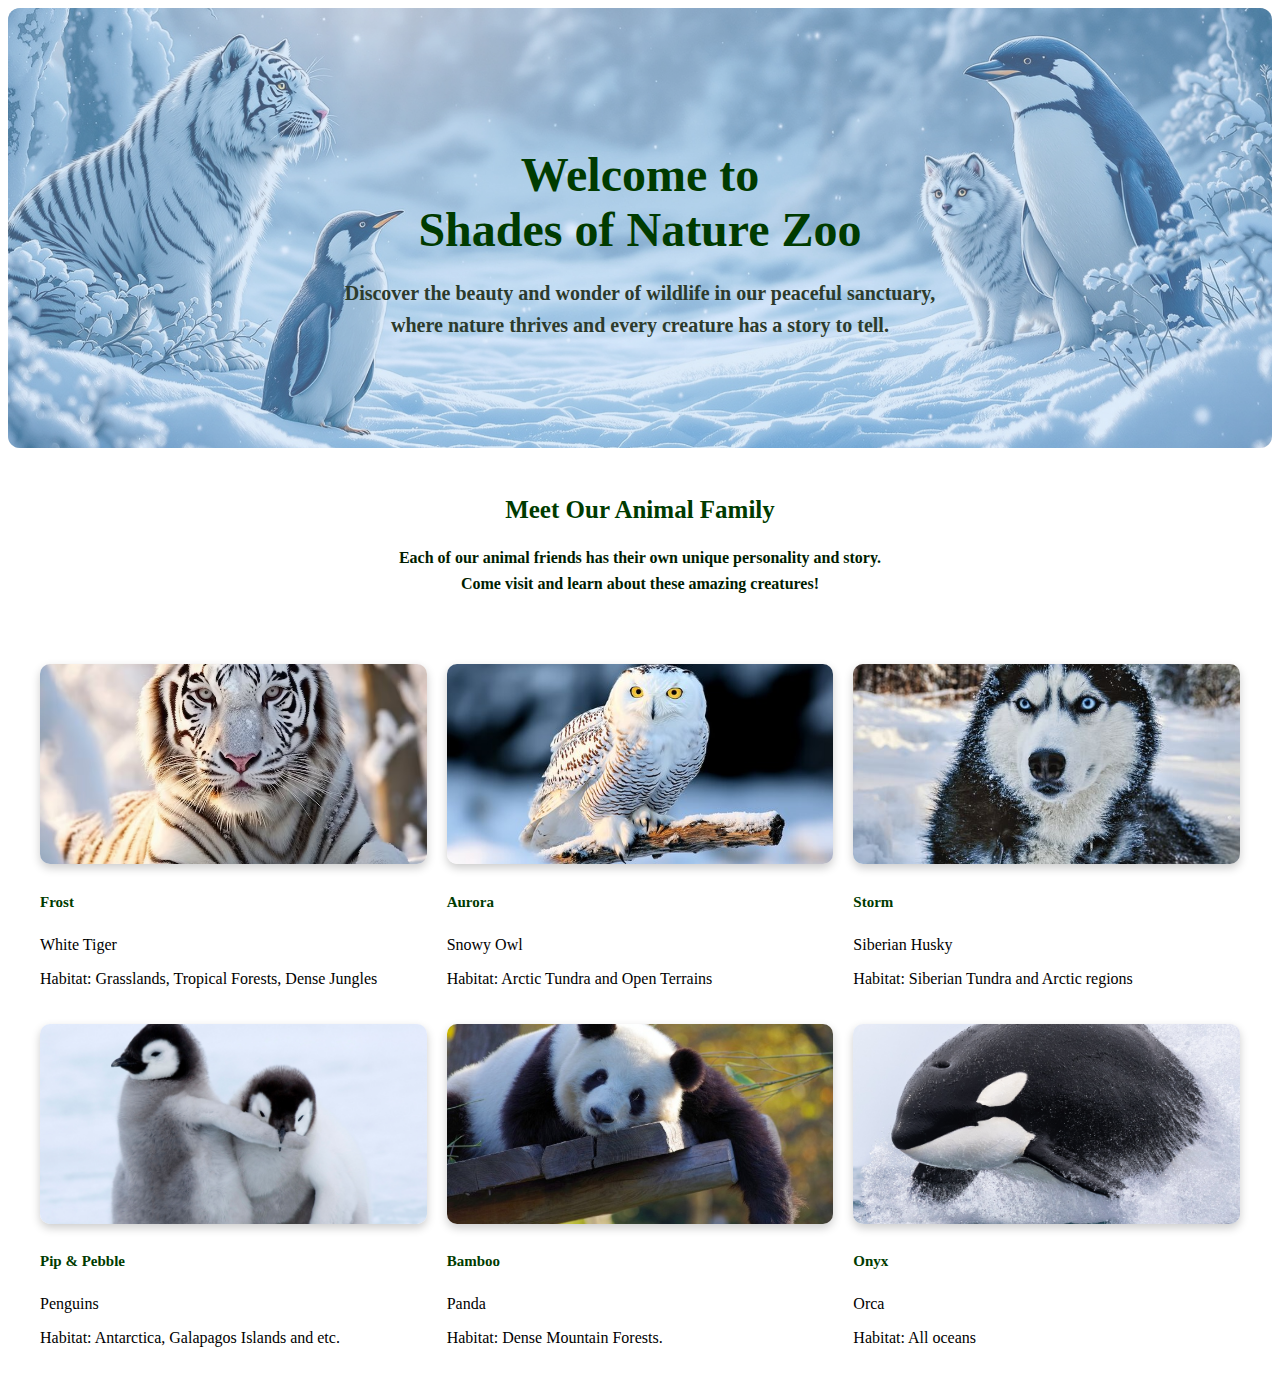
<file: index.html>
<!DOCTYPE html>
<html>
    <head>
        <title>Shades of Nature Zoo</title>
        <link href = "../css/styles.css" rel = "stylesheet">
    </head>

    <body>
        <section class="hero">
            <div class="hero-overlay"></div>
            <div class="hero-text">
              <h1>
                <span>Welcome to</span><br>
                <span>Shades of Nature Zoo</span>
              </h1>
              <h3>
                <span>Discover the beauty and wonder of wildlife in our peaceful sanctuary,</span><br>
                <span>where nature thrives and every creature has a story to tell.</span>
              </h3>
            </div>
        </section>
          
        <h2>Meet Our Animal Family</h2>
        <h4>
            <span>Each of our animal friends has their own unique personality and story.</span><br>
            <span>Come visit and learn about these amazing creatures!</span>
        </h4>
    
        <div class="animal-gallery">
            <!--Animal Card 1 -->
            <div class="animal-card">
                <a href="animals/white-tiger.html">
                    <img src="../assets/images/white-tiger.jpg" alt="Frost the White Tiger" width="300">
                </a>
                <h5>Frost</h5>
                <p>White Tiger</p>
                <p>Habitat: Grasslands, Tropical Forests, Dense Jungles</p>
            </div>

            <!--Animal Card 2 -->
            <div class="animal-card">
                <a href="animals/snowy-owl.html">
                    <img src="../assets/images/snowy-owl.jpg" alt="Aurora the Snowy Owl" width="300">
                </a>
                <h5>Aurora</h5>
                <p>Snowy Owl</p>
                <p>Habitat: Arctic Tundra and Open Terrains</p>
            </div>

            <!--Animal Card 3 -->
            <div class="animal-card">
                <a href="animals/siberian-husky.html">
                    <img src="../assets/images/siberian-husky.jpg" alt="Storm the Siberian Husky" width="300">
                </a>
                <h5>Storm</h5>
                <p>Siberian Husky</p>
                <p>Habitat: Siberian Tundra and Arctic regions</p>
            </div>

            <!--Animal Card 4 -->
            <div class="animal-card">
                <a href="animals/penguin.html">
                    <img src="../assets/images/penguin.jpg" alt="Pip & Pebble the Penguins" width="300">
                </a>
                <h5>Pip & Pebble</h5>
                <p>Penguins</p>
                <p>Habitat: Antarctica, Galapagos Islands and etc.</p>
            </div>

            <!--Animal Card 5 -->
            <div class="animal-card">
                <a href="animals/panda.html">
                    <img src="../assets/images/panda.jpg" alt="Bamboo the Panda" width="300">
                </a>
                <h5>Bamboo</h5>
                <p>Panda</p>
                <p>Habitat: Dense Mountain Forests.</p>
            </div>

            <!--Animal Card 6 -->
            <div class="animal-card">
                <a href="animals/orca.html">
                    <img src="../assets/images/orca.png" alt="Onyx the Orca" width="300">
                </a>
                <h5>Onyx</h5>
                <p>Orca</p>
                <p>Habitat: All oceans</p>
            </div>

            


        </div>
    
    
    
    
    
    
    
    
    
    </body>



</html>
</file>
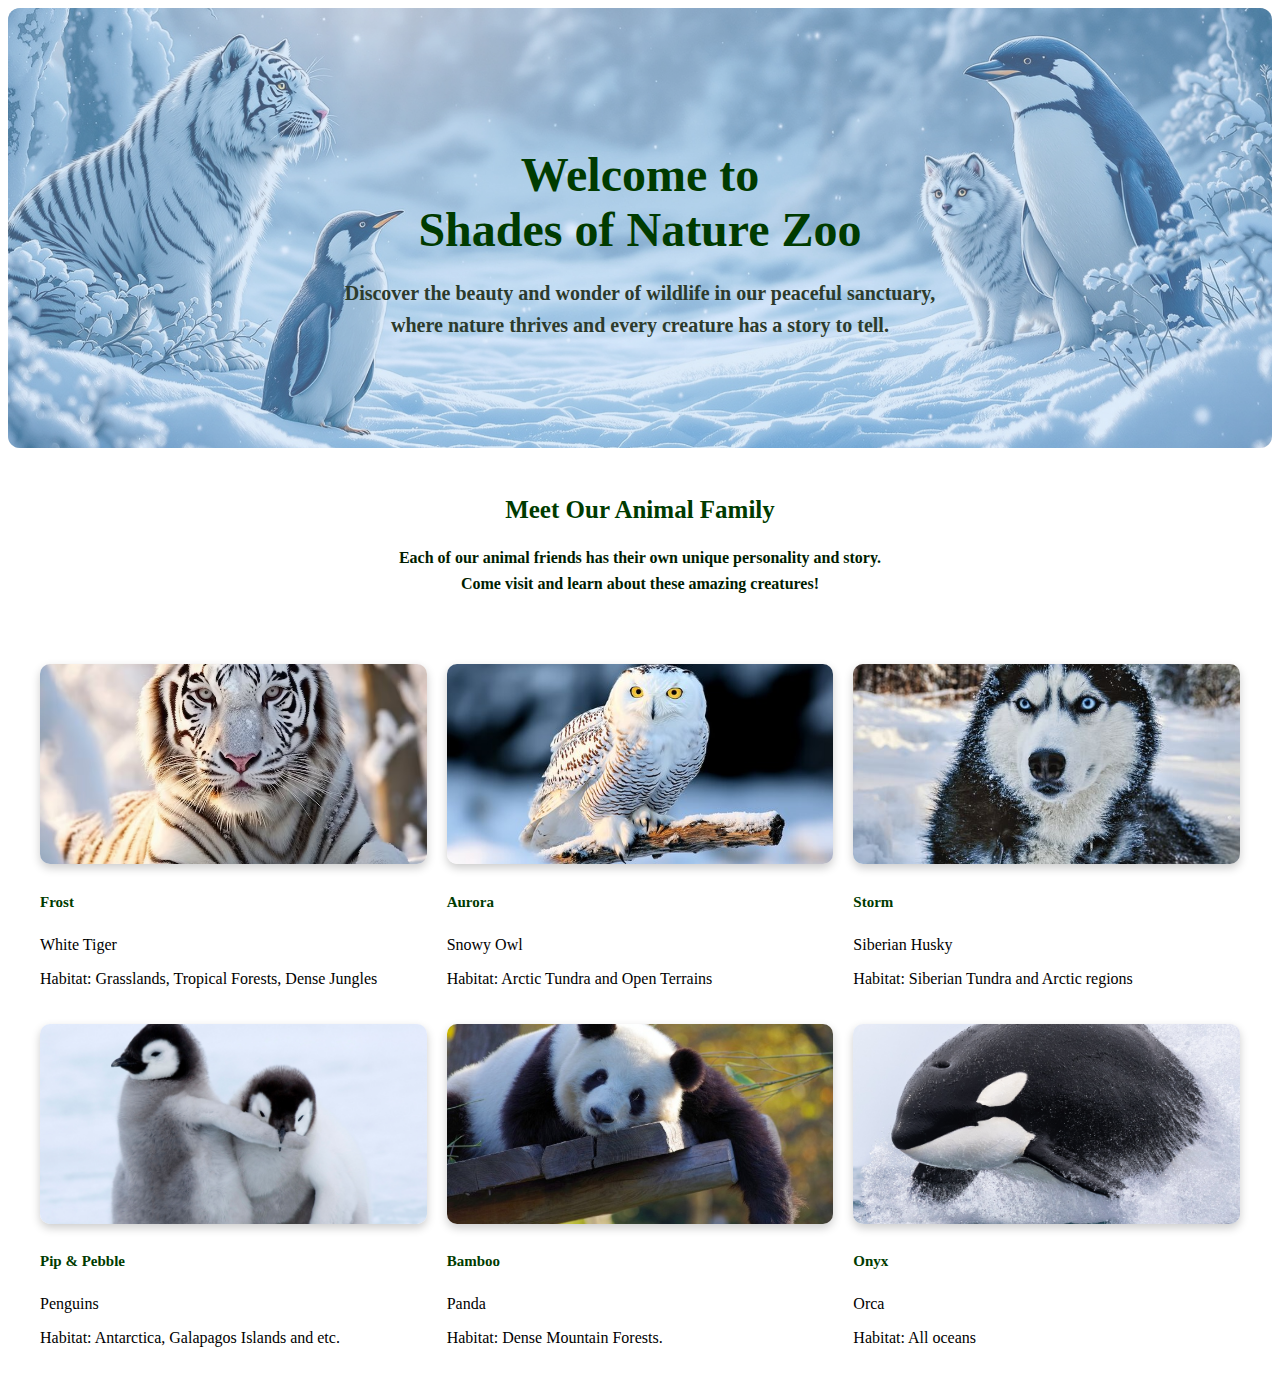
<file: html/index.html>
<!DOCTYPE html>
<html>
    <head>
        <title>Shades of Nature Zoo</title>
        <link href = "../css/styles.css" rel = "stylesheet">
    </head>

    <body>
        <section class="hero">
            <div class="hero-overlay"></div>
            <div class="hero-text">
              <h1>
                <span>Welcome to</span><br>
                <span>Shades of Nature Zoo</span>
              </h1>
              <h3>
                <span>Discover the beauty and wonder of wildlife in our peaceful sanctuary,</span><br>
                <span>where nature thrives and every creature has a story to tell.</span>
              </h3>
            </div>
        </section>
          
        <h2>Meet Our Animal Family</h2>
        <h4>
            <span>Each of our animal friends has their own unique personality and story.</span><br>
            <span>Come visit and learn about these amazing creatures!</span>
        </h4>
    
        <div class="animal-gallery">
            <!--Animal Card 1 -->
            <div class="animal-card">
                <a href="animals/white-tiger.html">
                    <img src="../assets/images/white-tiger.jpg" alt="Frost the White Tiger" width="300">
                </a>
                <h5>Frost</h5>
                <p>White Tiger</p>
                <p>Habitat: Grasslands, Tropical Forests, Dense Jungles</p>
            </div>

            <!--Animal Card 2 -->
            <div class="animal-card">
                <a href="animals/snowy-owl.html">
                    <img src="../assets/images/snowy-owl.jpg" alt="Aurora the Snowy Owl" width="300">
                </a>
                <h5>Aurora</h5>
                <p>Snowy Owl</p>
                <p>Habitat: Arctic Tundra and Open Terrains</p>
            </div>

            <!--Animal Card 3 -->
            <div class="animal-card">
                <a href="animals/siberian-husky.html">
                    <img src="../assets/images/siberian-husky.jpg" alt="Storm the Siberian Husky" width="300">
                </a>
                <h5>Storm</h5>
                <p>Siberian Husky</p>
                <p>Habitat: Siberian Tundra and Arctic regions</p>
            </div>

            <!--Animal Card 4 -->
            <div class="animal-card">
                <a href="animals/penguin.html">
                    <img src="../assets/images/penguin.jpg" alt="Pip & Pebble the Penguins" width="300">
                </a>
                <h5>Pip & Pebble</h5>
                <p>Penguins</p>
                <p>Habitat: Antarctica, Galapagos Islands and etc.</p>
            </div>

            <!--Animal Card 5 -->
            <div class="animal-card">
                <a href="animals/panda.html">
                    <img src="../assets/images/panda.jpg" alt="Bamboo the Panda" width="300">
                </a>
                <h5>Bamboo</h5>
                <p>Panda</p>
                <p>Habitat: Dense Mountain Forests.</p>
            </div>

            <!--Animal Card 6 -->
            <div class="animal-card">
                <a href="animals/orca.html">
                    <img src="../assets/images/orca.png" alt="Onyx the Orca" width="300">
                </a>
                <h5>Onyx</h5>
                <p>Orca</p>
                <p>Habitat: All oceans</p>
            </div>

            


        </div>
    
    
    
    
    
    
    
    
    
    </body>



</html>
</file>
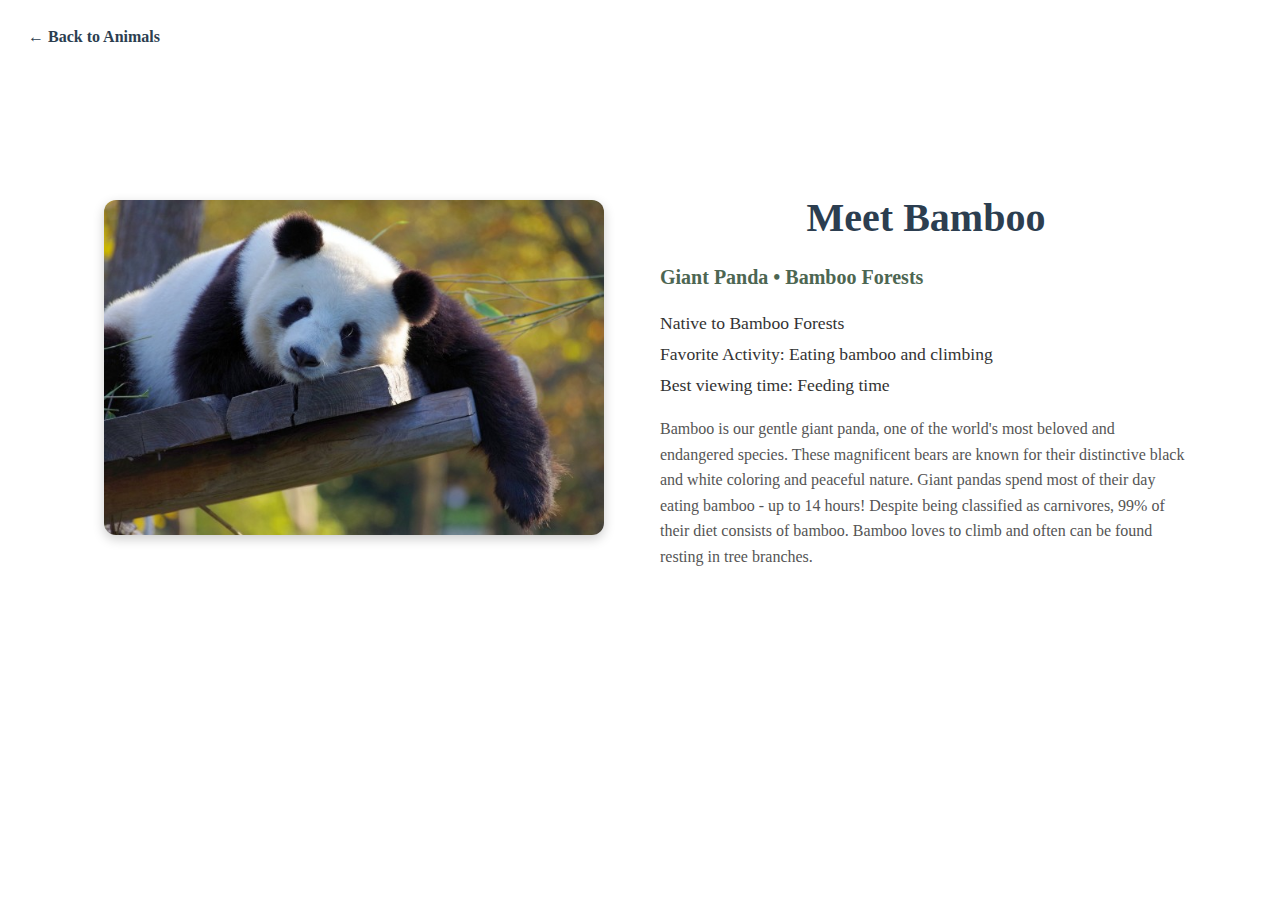
<file: html/animals/panda.html>
<!DOCTYPE html>
<html lang="en">
    
<head>
  <meta charset="UTF-8">
  <meta name="viewport" content="width=device-width, initial-scale=1.0">
  <title>Frost the White Tiger</title>
  <link rel="stylesheet" href="../../css/styles.css">
</head>
<body>

  <!-- Back button -->
  <a href="../index.html" class="back-button">&larr; Back to Animals</a>

  <!-- Animal Page Layout -->
  <div class="animal-page">
    <!-- Left: Image -->
    <div class="animal-image">
      <img src="../../assets/images/panda.jpg" alt="Bamboo the Panda">
    </div>

    <!-- Right: Info -->
    <div class="animal-info">
      <h2>Meet Bamboo</h2>
      <h3>Giant Panda • Bamboo Forests</h3>
      <ul>
        <li>Native to Bamboo Forests</li>
        <li>Favorite Activity: Eating bamboo and climbing</li>
        <li>Best viewing time: Feeding time</li>
      </ul>
      <p>Bamboo is our gentle giant panda, one of the world's most beloved and endangered species. These magnificent bears are known for their distinctive black and white coloring and peaceful nature.

        Giant pandas spend most of their day eating bamboo - up to 14 hours! Despite being classified as carnivores, 99% of their diet consists of bamboo. Bamboo loves to climb and often can be found resting in tree branches.</p>
      
    </div>
  </div>

</body>
</html>
</file>
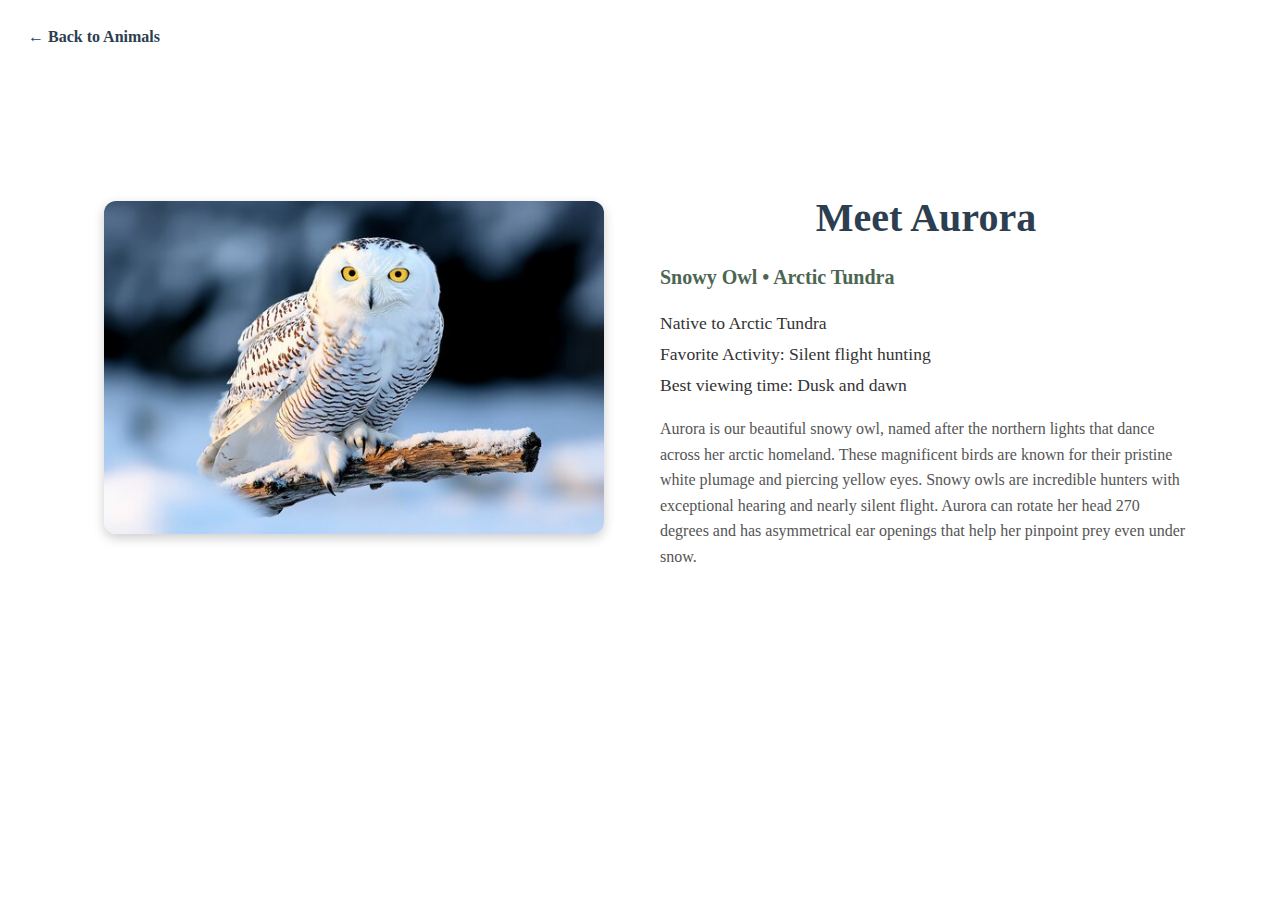
<file: html/animals/snowy-owl.html>
<!DOCTYPE html>
<html lang="en">
    
<head>
  <meta charset="UTF-8">
  <meta name="viewport" content="width=device-width, initial-scale=1.0">
  <title>Frost the White Tiger</title>
  <link rel="stylesheet" href="../../css/styles.css">
</head>
<body>

  <!-- Back button -->
  <a href="../index.html" class="back-button">&larr; Back to Animals</a>

  <!-- Animal Page Layout -->
  <div class="animal-page">
    <!-- Left: Image -->
    <div class="animal-image">
      <img src="../../assets/images/snowy-owl.jpg" alt="Aurora the Snowy Owl">
    </div>

    <!-- Right: Info -->
    <div class="animal-info">
      <h2>Meet Aurora</h2>
      <h3>Snowy Owl • Arctic Tundra</h3>
      <ul>
        <li>Native to Arctic Tundra</li>
        <li>Favorite Activity: Silent flight hunting</li>
        <li>Best viewing time: Dusk and dawn</li>
      </ul>
      <p>
        Aurora is our beautiful snowy owl, named after the northern lights that dance across her arctic homeland. These magnificent birds are known for their pristine white plumage and piercing yellow eyes.

Snowy owls are incredible hunters with exceptional hearing and nearly silent flight. Aurora can rotate her head 270 degrees and has asymmetrical ear openings that help her pinpoint prey even under snow.
      </p>
      
    </div>
  </div>

</body>
</html>
</file>
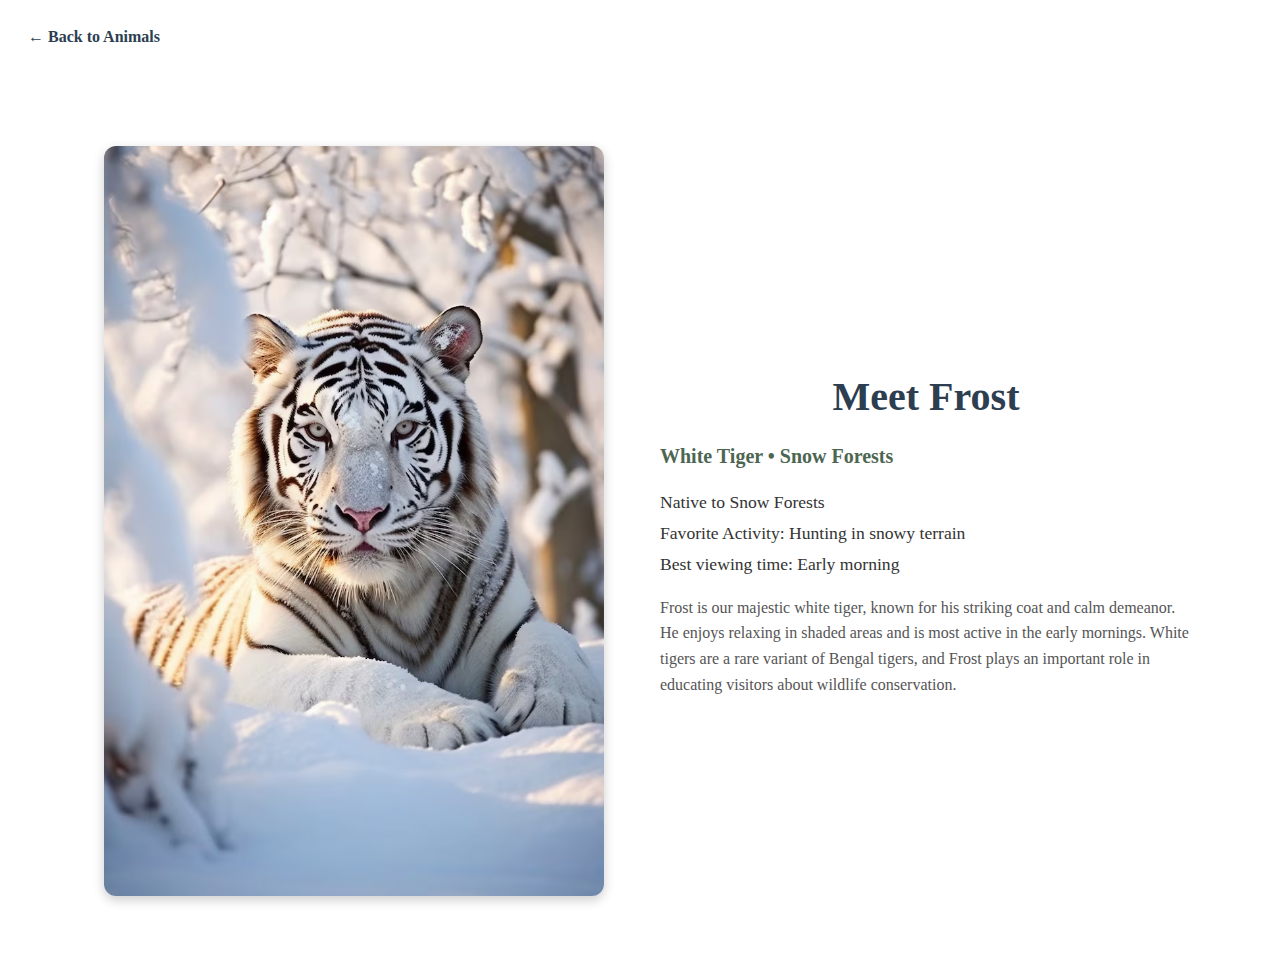
<file: html/animals/white-tiger.html>
<!DOCTYPE html>
<html lang="en">
    
<head>
  <meta charset="UTF-8">
  <meta name="viewport" content="width=device-width, initial-scale=1.0">
  <title>Frost the White Tiger</title>
  <link rel="stylesheet" href="../../css/styles.css">
</head>
<body>

  <!-- Back button -->
  <a href="../index.html" class="back-button">&larr; Back to Animals</a>

  <!-- Animal Page Layout -->
  <div class="animal-page">
    <!-- Left: Image -->
    <div class="animal-image">
      <img src="../../assets/images/white-tiger.jpg" alt="Frost the White Tiger">
    </div>

    <!-- Right: Info -->
    <div class="animal-info">
      <h2>Meet Frost</h2>
      <h3>White Tiger • Snow Forests</h3>
      <ul>
        <li> Native to Snow Forests</li>
        <li>Favorite Activity: Hunting in snowy terrain
        </li>
        <li>Best viewing time: Early morning</li>
      </ul>
      <p>
        Frost is our majestic white tiger, known for his striking coat and calm demeanor. 
        He enjoys relaxing in shaded areas and is most active in the early mornings. 
        White tigers are a rare variant of Bengal tigers, and Frost plays an important role 
        in educating visitors about wildlife conservation.
      </p>
      
    </div>
  </div>

</body>
</html>
</file>
<file: css/styles.css>
/*Welcome text*/
h1 {
    color: rgb(0, 59, 0);
    font-size: 80px;
    text-align: center;
}

/*text under the Welcome */
h3 {
    font-size: 1.25rem;        
    color: #2c3b2c;            
    margin-bottom: 3rem;       
    max-width: 42rem;          
    margin-left: auto;        
    margin-right: auto;
    line-height: 1.6;         
}

.gradient-text {
    background: linear-gradient(to right, rgb(0, 48, 0), rgb(133, 237, 133)); /* forest → earth */
    -webkit-background-clip: text;  /* for Safari/Chrome */
    background-clip: text;          /* standard */
    color: transparent;             /* make the actual text invisible */
  }
  
/*Meet Our Family*/
h2 {
    color: rgb(0, 59, 0);
    font-size: 25px;
    text-align: center;
    margin-top: 3rem;      
}
/* text under the Meet Our Family */
h4 {
    color: rgb(0, 29, 0);
    text-align: center;
    margin-bottom: 3rem;   
    line-height: 1.6; 
}

/*animal names*/
h5 {
    color: rgb(0, 59, 0);
    font-size: 15px;
}

/* Grid display*/
.animal-gallery {
    display: grid;
    grid-template-columns: repeat(auto-fit, minmax(250px, 1fr));
    gap: 20px;
    padding: 20px;
    max-width: 1200px;
    margin: 0 auto; /* center the whole gallery */
  }
  
  /* Force max 3 columns */
  @media (min-width: 900px) {
    .animal-gallery {
      grid-template-columns: repeat(3, 1fr);
    }
  }
  
  
  
  .animal-card img {
    width: 100%;
    height: 200px;
    object-fit: cover; /* keeps image nicely cropped */
    border-radius: 10px;
    box-shadow: 0 4px 10px rgba(0, 0, 0, 0.2);
    transition: transform 0.2s ease;
  }
  
  .animal-card img:hover {
    transform: scale(1.05);
  }
  
  .animal-card h4 {
    margin-top: 10px;
    font-size: 1.1rem;
    color: #333;
  }

  /* ANIMAL PAGE STYLING*/
  /* Back button */
.back-button {
    display: inline-block;
    margin: 20px;
    text-decoration: none;
    font-size: 1rem;
    color: #2c3e50;
    font-weight: bold;
    transition: color 0.2s ease;
  }
  .back-button:hover {
    color: #16a085;
  }
  
  /* Animal page layout */
  .animal-page {
    display: flex;
    flex-wrap: wrap; /* keeps it mobile friendly */
    align-items: flex-start;
    gap: 30px;
    padding: 40px;
    max-width: 1200px;
    margin: 0 auto;
  }
  
  /* Left: image */
  .animal-image img {
    width: 100%;
    max-width: 500px;
    border-radius: 12px;
    box-shadow: 0 4px 12px rgba(0,0,0,0.2);
  }
  
  /* Right: info */
  .animal-info {
    flex: 1; /* take remaining space */
    min-width: 300px;
  }
  
  .animal-info h2 {
    margin-bottom: 15px;
    font-size: 2rem;
    color: #2c3e50;
  }
  
  .animal-info p {
    margin-bottom: 20px;
    line-height: 1.6;
    color: #555;
  }
  
  .animal-info ul {
    list-style: none;
    padding: 0;
  }
  
  .animal-info li {
    margin-bottom: 8px;
    font-size: 1rem;
    color: #333;
  }

 /*ANIMAL PAGE STYLE*/
 /* Animal page container */
.animal-page {
    display: flex;
    align-items: center;   /* Vertically align image and text */
    justify-content: space-between; /* Space between text and image */
    gap: 40px; /* space between the two sections */
    margin: 40px;
  }
  
  /* Animal info (left side) */
  .animal-info {
    flex: 1;
    max-width: 50%;
  }
  
  .animal-info h2 {
    font-size: 2.5rem;
    margin-bottom: 10px;
  }
  
  .animal-info h3 {
    font-size: 1.25rem;
    color: #4d6652; 
    margin-bottom: 20px;
  }
  
  .animal-info ul {
    list-style: none;
    padding: 0;
    margin-bottom: 20px;
  }
  
  .animal-info ul li {
    margin: 10px 0;
    font-size: 1.1rem;
  }
  
  /* Animal image (right side) */
  .animal-image {
    flex: 1;
    max-width: 50%;
    display: flex;
    justify-content: center;
  }
  
  .animal-image img {
    width: 100%;
    height: auto;
    border-radius: 12px; 
    object-fit: cover;
  }

  /*HERO BACKGROUND*/
  /* Hero section */
.hero {
    position: relative;
    background: url("../assets/images/forest-bg.jpg") center/cover no-repeat;
    height: 60vh; /* adjust height */
    display: flex;
    align-items: center;
    justify-content: center;
    text-align: center;
    color: white;
    padding: 40px;
    border-radius: 12px; /* optional for rounded look */
    overflow: hidden; /* ensures overlay stays inside */
  }
  
  /* Overlay (the subtle tinted background layer) */
  .hero-overlay {
    position: absolute;
    inset: 0; /* top:0, right:0, bottom:0, left:0 */
    background: rgba(34, 85, 34, 0.5); /* forest green tint with 50% opacity */
    z-index: 1;
  }
  
  /* Text content */
  .hero-text {
    position: relative;
    z-index: 2; /* ensures text is above overlay */
  }
  
  .hero-text h1 {
    font-size: 3rem;
    margin-bottom: 20px;
  }
  
  .hero-text h3 {
    font-size: 1.25rem;
    max-width: 800px;
    margin: 0 auto;
    line-height: 1.6;
  }

  /*BACKGROUND HERO*/
  .hero {
    position: relative;
    background: url("../assets/images/background.png") center/cover no-repeat;
    height: 40vh;
    display: flex;
    align-items: center;
    justify-content: center;
    text-align: center;
    color: #333; 

    
    overflow: hidden;
  }
  
  .hero-overlay {
    position: absolute;
    inset: 0;
    background: rgba(166, 206, 246, 0.374); /* optional: adds a translucent layer */
    z-index: 1;
  }
  
  .hero-text {
    position: relative;
    z-index: 2;
  }
</file>
